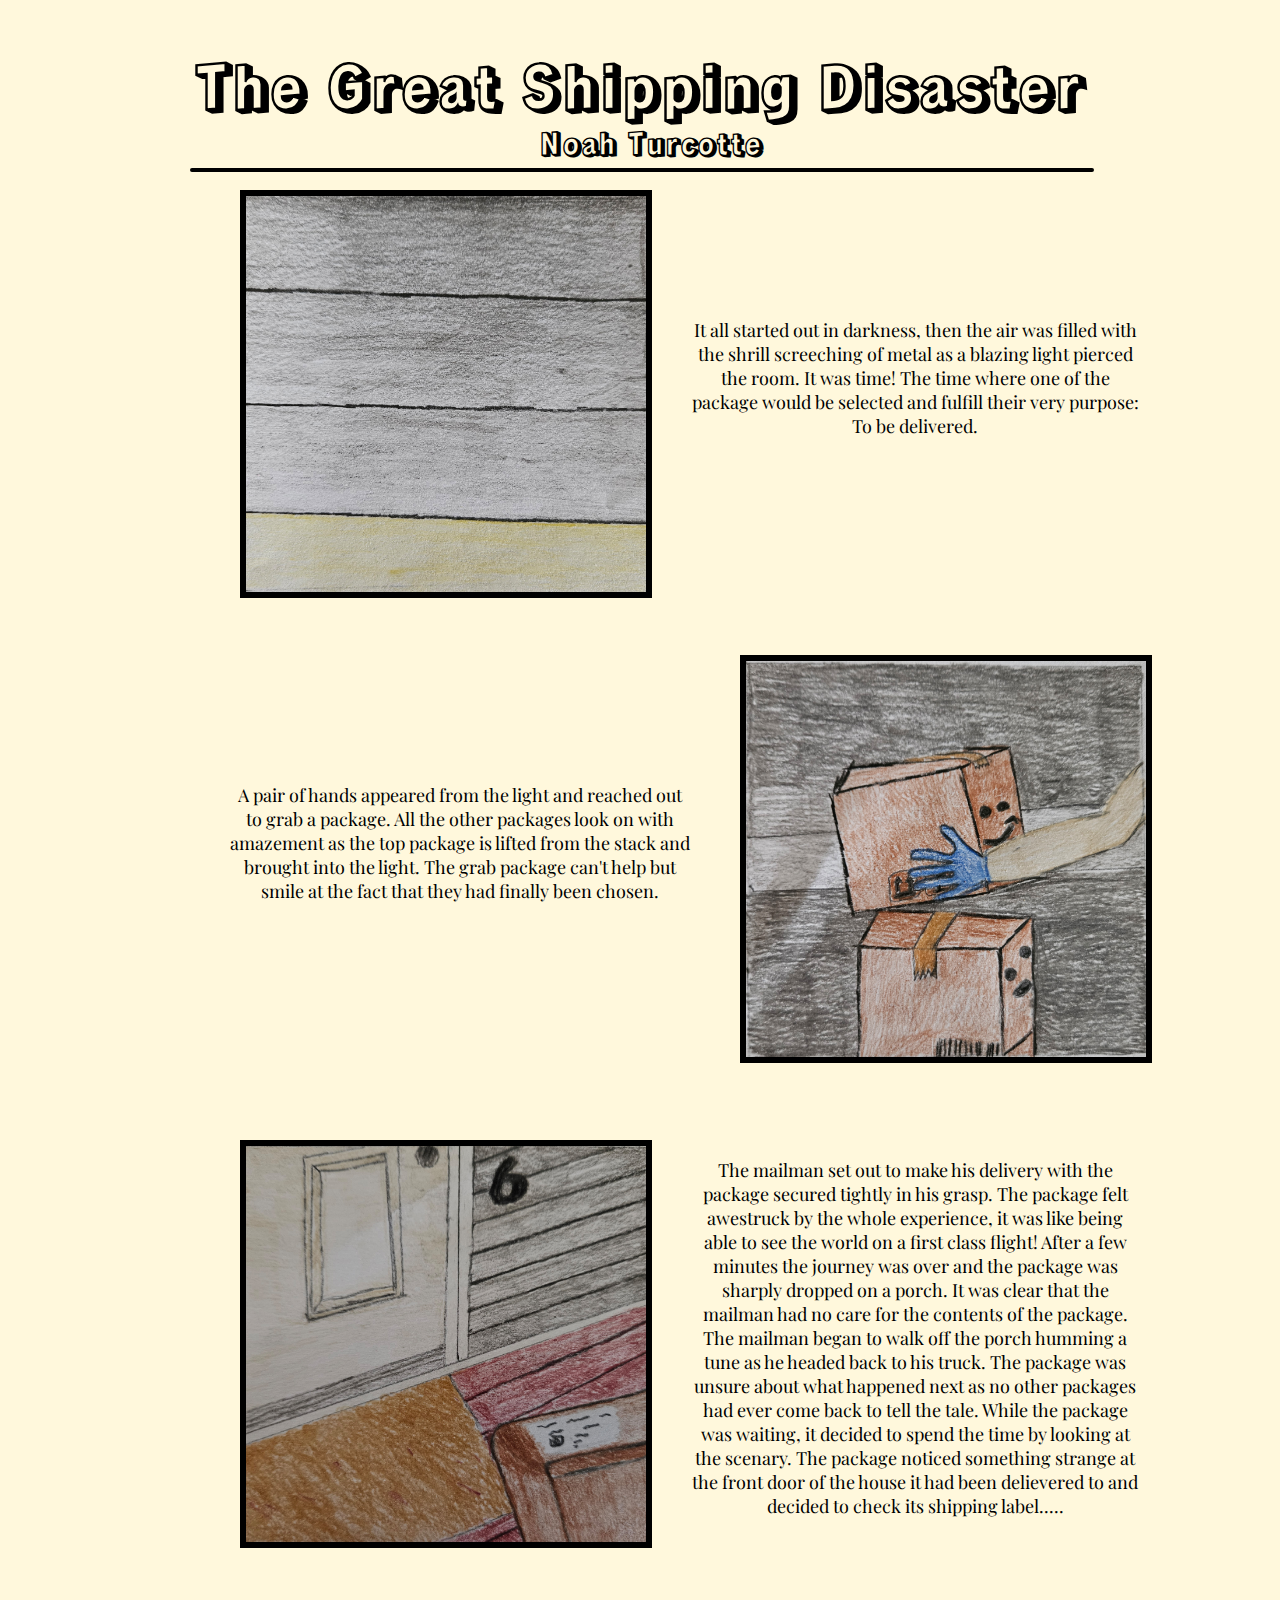
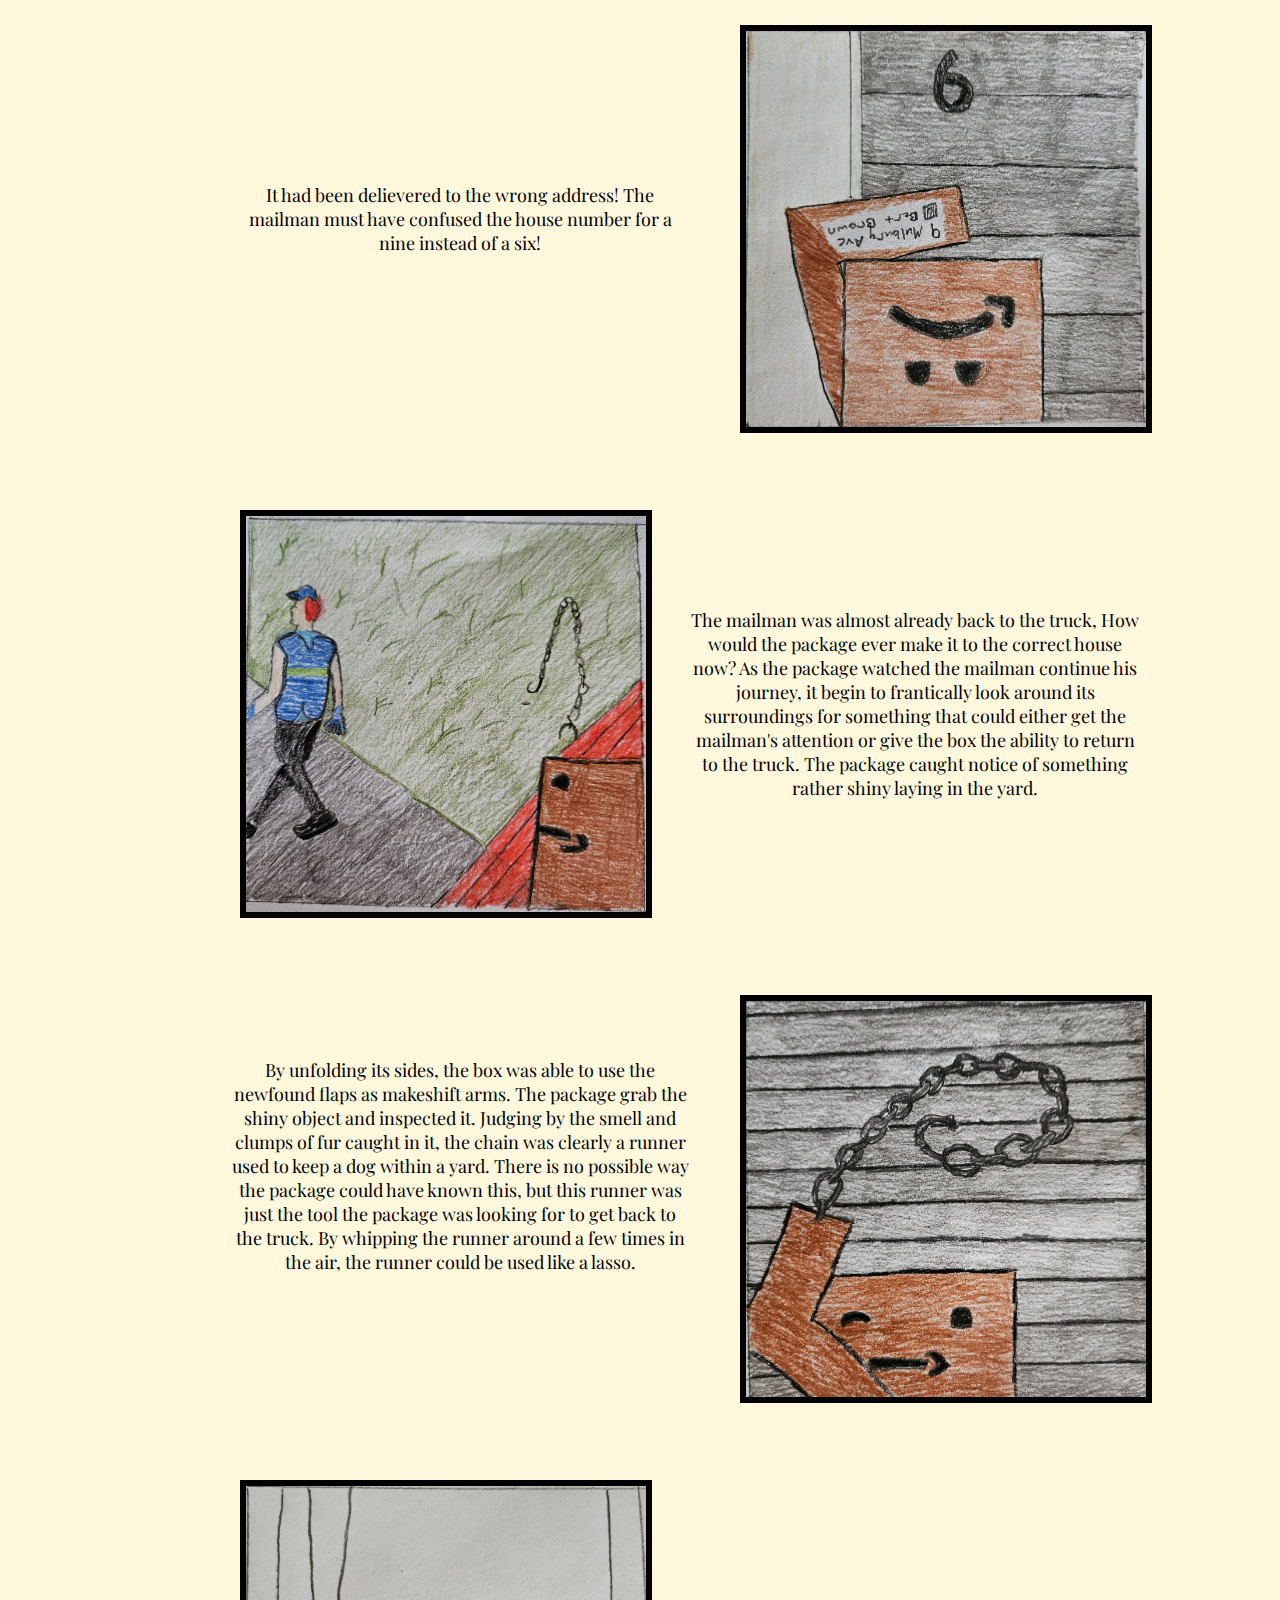
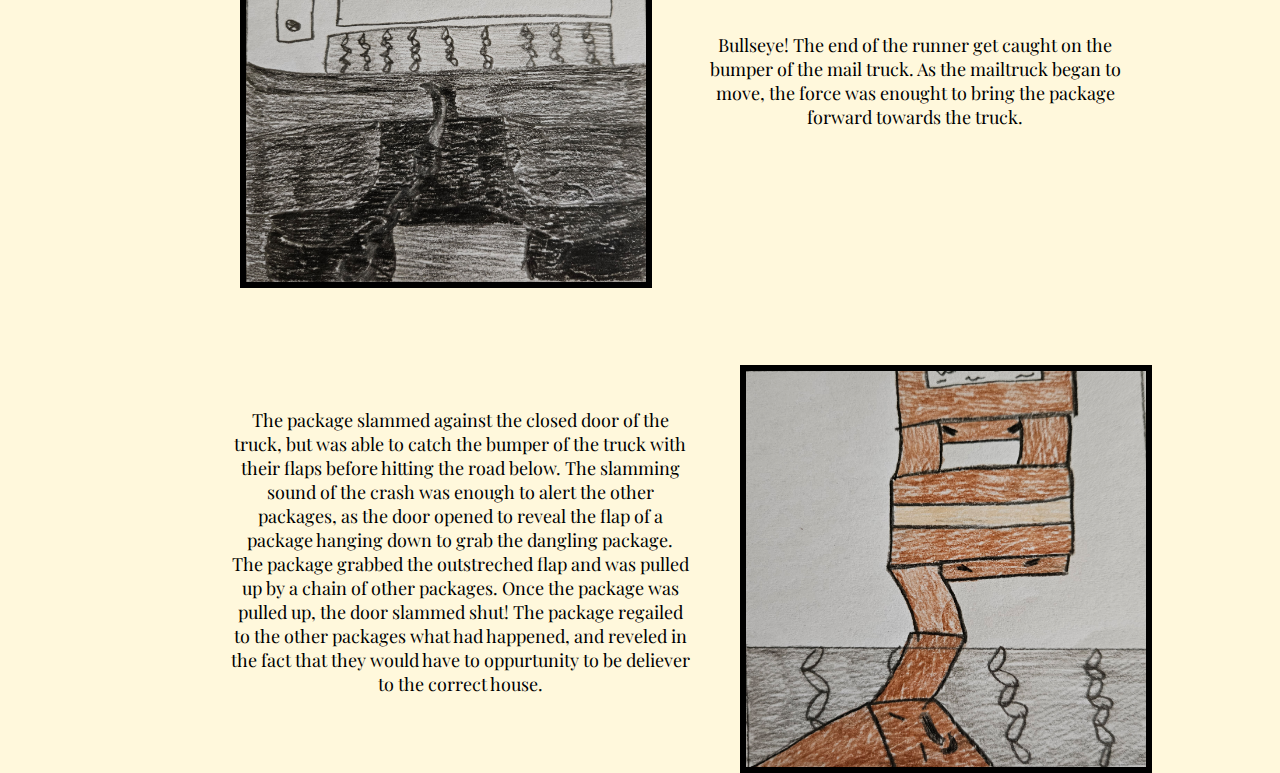
<file: TURCOTTE_372_1/index.html>
<!DOCTYPE html>
<html lang="en">
<head>
<link rel="preconnect" href="https://fonts.googleapis.com">
<link rel="preconnect" href="https://fonts.gstatic.com" crossorigin>
<link href="https://fonts.googleapis.com/css2?family=Rampart+One&display=swap" rel="stylesheet">
<link rel="preconnect" href="https://fonts.googleapis.com">
<link rel="preconnect" href="https://fonts.gstatic.com" crossorigin>
<link href="https://fonts.googleapis.com/css2?family=Playfair+Display:ital,wght@0,500;1,500&display=swap" rel="stylesheet">
<title> The Great Shipping Disaster </title>
<link href ="style.css" rel ="stylesheet" type="text/css" >
</head>
<center>
<body>

<div id="wrapper">
<center>
<h1> The Great Shipping Disaster </h1>
<h2> Noah Turcotte</h2>
<hr>
</center>
<img src = img/box_1.jpg width="400" id = "image1"> 
<center>
<p id = "para1"> It all started out in darkness, then the air was filled with the shrill screeching of metal as a blazing light pierced the room. It was time! The time where one of the package would be selected and fulfill their very purpose: To be delivered. </p>
</center>
<img src = img/box_2.jpg width="400" id ="image2">
<center>
<p id = "para2"> A pair of hands appeared from the light and reached out to grab a package. All the other packages look on with amazement as the top package is lifted from the stack and brought into the light. The grab package can't help but smile at the fact that they had finally been chosen. </p>
</center>
<img src = img/box_3.jpg width ="400" id="image3">
<p id = "para3"> The mailman set out to make his delivery with the package secured tightly in his grasp. The package felt awestruck by the whole experience, it was like being able to see the world on a first class flight! After a few minutes the journey was over and the package was sharply dropped on a porch. It was clear that the mailman had no care for the contents of the package. The mailman began to walk off the porch humming a tune as he headed back to his truck. The package was unsure about what happened next as no other packages had ever come back to tell the tale. While the package was waiting, it decided to spend the time by looking at the scenary. The package noticed something strange at the front door of the house it had been delievered to and decided to check its shipping label.....   </p>
<img src = "img/box_4.jpg" width = "400" id="image4">
<p id = "para4"> It had been delievered to the wrong address! The mailman must have confused the house number for a nine instead of a six! </p>
<img src = "img/box_5.jpg" width ="400" id="image5">
<p id = "para5"> The mailman was almost already back to the truck, How would the package ever make it to the correct house now? As the package watched the mailman continue his journey, it begin to frantically look around its surroundings for something that could either get the mailman's attention or give the box the ability to return to the truck. The package caught notice of something rather shiny laying in the yard.</p>
<img src = "img/box_6.jpg" width="400" id="image6">
<p id = "para6"> By unfolding its sides, the box was able to use the newfound flaps as makeshift arms. The package grab the shiny object and inspected it. Judging by the smell and clumps of fur caught in it, the chain was clearly a runner used to keep a dog within a yard. There is no possible way the package could have known this, but this runner was just the tool the package was looking for to get back to the truck. By whipping the runner around a few times in the air, the runner could be used like a lasso.  </p>
<img src = "img/box_7.jpg" width="400" id="image7">
<p id = "para7"> Bullseye! The end of the runner get caught on the bumper of the mail truck. As the mailtruck began to move, the force was enought to bring the package forward towards the truck. </p>
<img src = "img/box_8.jpg" width="400" id="image8">
<p id = "para8"> The package slammed against the closed door of the truck, but was able to catch the bumper of the truck with their flaps before hitting the road below. The slamming sound of the crash was enough to alert the other packages, as the door opened to reveal the flap of a package hanging down to grab the dangling package. The package grabbed the outstreched flap and was pulled up by a chain of other packages. Once the package was pulled up, the door slammed shut! The package regailed to the other packages what had happened, and reveled in the fact that they would have to oppurtunity to be deliever to the correct house.  </p>
</div>
</center>
</body>
</body>
</html>
</file>
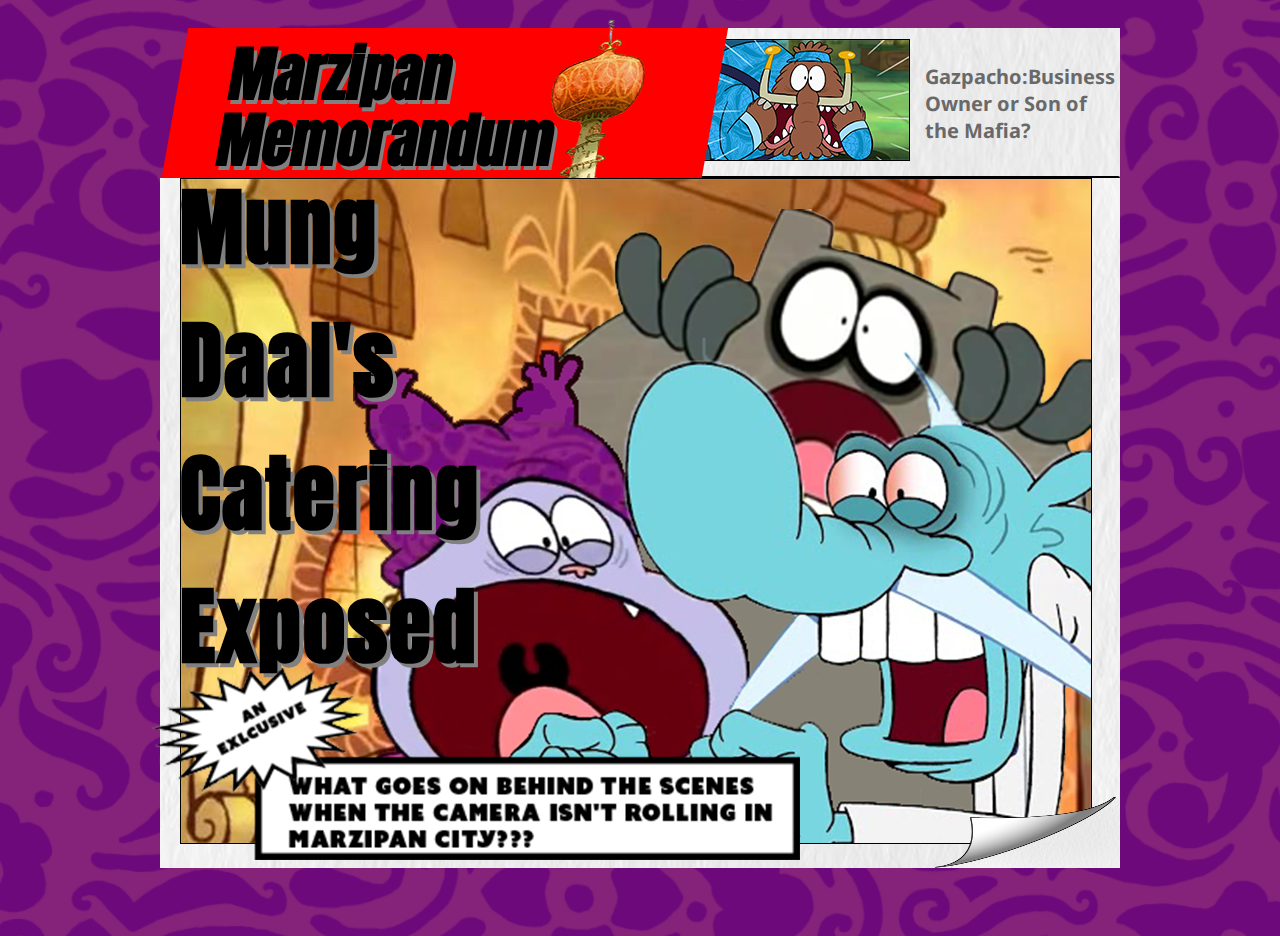
<file: TURCOTTE_372_a2/index.html>
<!DOCTYPE html>
<html lang="en">

<head>
    <meta charset="UFT-8">
    <title> Cartoon Clickbate </title>
    <link href="style.css" rel="stylesheet" type="text/css">
    <link rel="preconnect" href="https://fonts.googleapis.com">
<link rel="preconnect" href="https://fonts.gstatic.com" crossorigin>
<link href="https://fonts.googleapis.com/css2?family=Anton&display=swap" rel="stylesheet">
<link rel="preconnect" href="https://fonts.googleapis.com">
<link rel="preconnect" href="https://fonts.gstatic.com" crossorigin>
<link href="https://fonts.googleapis.com/css2?family=Anton&family=Noto+Sans:ital,wght@0,100..900;1,100..900&display=swap" rel="stylesheet">
</head>

<body>
    <div class="wrapper">

        <div class="subbanner">
            <h2 id="subhead"> Gazpacho:Business Owner or Son of the Mafia?  </h2>
            <img id="G_icon" src = "img/g_scream.png">
            <hr>
        </div>

        <div class="banner">
            <img id="icon" src = "img/Mung_icon.png">
            <h1 id="NewsName">Marzipan</h1>
            <h1 id="NewsName2"> Memorandum</h1>
        </div><!--close banner-->

        <div class="content">
            <img id ="cover" src = "img/Frontpagephoto.png"> 
            <h1 id="Main"> Mung </h1>
            <h1 id="Main"> Daal's </h1>
            <h1 id="Main"> Catering </h1>
            <h1 id="Main"> Exposed </h1>
            <p> What goes on behind the scenes when the camera isn't rolling in Marzipan City??? </p>
            <img id="blurb" src="img/blurb.png">

            <!-- <a href=index.html"><div id="back">
                <h3> Back </h3>
            </div></a>close back -->

            <a href ="page2.html">
                <img id="next" src="img/page_flip.png" alt="page flip">
            </div></a><!--close next-->

        </div><!--close content -->
    </div><!--close wrapper-->
</body>
</html>
</file>
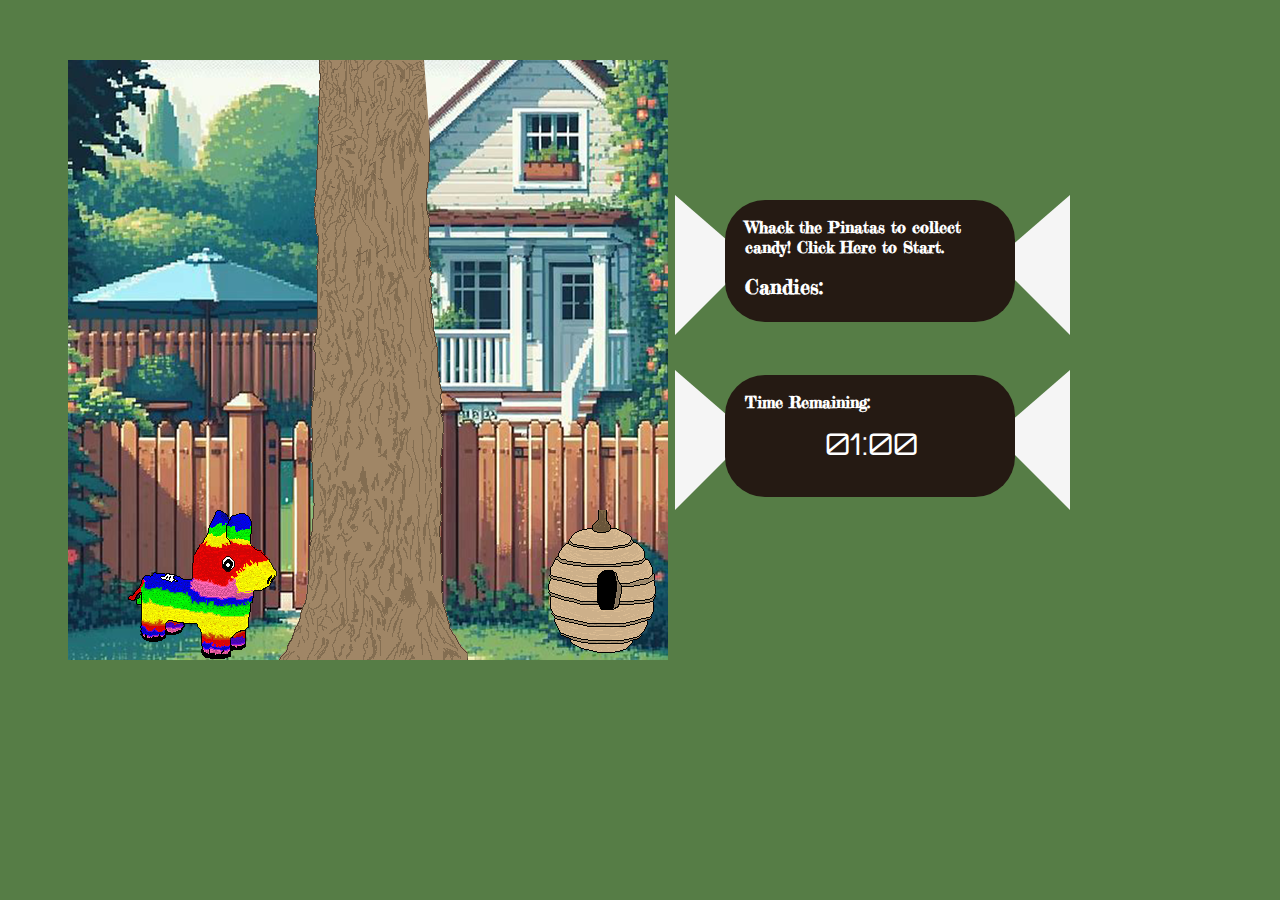
<file: TURCOTTE_a3/index.html>
<!DOCTYPE html>
<html>
<link rel="preconnect" href="https://fonts.googleapis.com">
<link rel="preconnect" href="https://fonts.gstatic.com" crossorigin>
<link href="https://fonts.googleapis.com/css2?family=Orbitron:wght@700&display=swap" rel="stylesheet">
<link rel="preconnect" href="https://fonts.googleapis.com">
<link rel="preconnect" href="https://fonts.gstatic.com" crossorigin>
<link href="https://fonts.googleapis.com/css2?family=Fredericka+the+Great&display=swap" rel="stylesheet">
    <head>
        <title>Pinata Hitter</title>
        <link href="style.css" rel="stylesheet" type="text/css" />
    </head>

    <body>

        <div id="gameboard" onmousedown="document.getElementById('sound').play();">
            <audio id="sound">
                <source src="audio/swing.wav" type="audio/wav">
            </audio>

            <img src="img/L_Pinata.png" id="object1" onmouseover="document.getElementById('sound1').play();"onmousedown="increaseLCounter(this)">
            <audio id="sound1">
                <source src="audio/llama_sound.wav" type="audio/wav">
            </audio>

            <img src="img/C_Pinata.png" id="object2" onmouseover="document.getElementById('sound2').play();"onmousedown="increaseCCounter(this)">
            <audio id="sound2">
                <source src="audio/Arriba.mp3">
            </audio>

            <img src="img/Beehive.png" id="object3" onmouseover="document.getElementById('sound3').play();"onclick="clickCounter()">
            <audio id="sound3">
                <source src="audio/bee_sound.mp3">
            </audio>

            <img src="img/tree.png" id="boxes">


        </div>

        <div id="endScreen">
            `
        </div>

        <div class="arrow-left">

        </div>
        
        <div class="arrow-right">

        </div>

        <div class="arrow-left2">

        </div>

        <div class="arrow-right2">

        </div>
        
        <div class="dot">

        </div>
        

        <div id="score" onmouseover="document.getElementById('sound4').play();" onclick="beginGame(), timer()" >
            <audio id="sound4">
                <source src="audio/soundscape.mp3" type="audio/mp3">
            </audio>
            <h3>Whack the Pinatas to collect candy! Click Here to Start.</h3>
            <h2>Candies:&nbsp;<span id="result"></span></h2>
        </div>

        <div id="Timer">
            <h3>Time Remaining:</h3>
            <p id="timerDisplay">01:00</p>
        </div>


        <div id="endScreen">
            `
        </div>
            

        <script>

            var lClickNumber = 1;
            var cClickNumber = 1;

            // This functions begins the game by setting the point value to 0 and setting the playstates of the objects to running
            function beginGame() {
                localStorage.clear();
                localStorage.points = 0;
                localStorage.sec = 59;
                document.getElementById("result").innerHTML = localStorage.points;
                document.getElementById("object1").style.webkitAnimationPlayState = "running";
                document.getElementById("object2").style.webkitAnimationPlayState = "running";
                document.getElementById("object3").style.webkitAnimationPlayState = "running";
            }
            function clickCounter() {
                localStorage.points = Number(localStorage.points) - 25;
                document.getElementById("result").innerHTML = localStorage.points;
            }
             // This function increase the click counter for the llama object(object1), after two clicks the objects awards 50 points and resets the animation path of the object
            function increaseLCounter(element) {
                if(lClickNumber < 3) {
                    lClickNumber = lClickNumber + 1;
                    document.getElementById('object1').src = "img/L_Damaged.png"
                }
                if(lClickNumber >= 3 ) {
                    lClickNumber = 1;
                    document.getElementById('object1').src = "img/L_Pinata.png"
                    localStorage.points = Number(localStorage.points) + 50;
                    document.getElementById("result").innerHTML = localStorage.points;
                    // changes the animation path, to create the illusion of a reset the animation path is changed to a different path that is exactly the same 
                    if (element) {
                    const currentAnimation = element.style.animationName;
                    element.style.animationName = currentAnimation === 'lpath' ? 'lpath2' : 'lpath'
                }
                }
            }
            // This function increase the click counter for the cactus object(object2), after two clicks the objects awards 25 points and resets the animation path of the object
            function increaseCCounter(element) {
                if(cClickNumber < 3) {
                    cClickNumber = cClickNumber + 1;
                    document.getElementById('object2').src = "img/C_Damage.png"
                }
                if(cClickNumber >= 3 ) {
                    cClickNumber = 1;
                    document.getElementById('object2').src = "img/C_Pinata.png"
                    localStorage.points = Number(localStorage.points) + 25;
                    document.getElementById("result").innerHTML = localStorage.points;
                    // changes the animation path, to create the illusion of a reset the animation path is changed to a different path that is exactly the same 
                    if (element) {
                    const currentAnimation = element.style.animationName;
                    element.style.animationName = currentAnimation === 'cpath' ? 'cpath2' : 'cpath' 
                }
                }
            }
            // Timer function to display the end screen after the varible sec equals 0
            function timer(){
                var sec = 59;
                var timer = setInterval(function(){
                document.getElementById('timerDisplay').innerHTML='00:'+sec;
                sec--;
                if (sec < 0) {
                    clearInterval(timer);
                    gameOver();
                }
                }, 1000);
            }
            // function that enables the end screen
            function gameOver(){
                document.getElementById("endScreen").style.display='block';
            }

        </script>
    </body>

    </html>
</file>
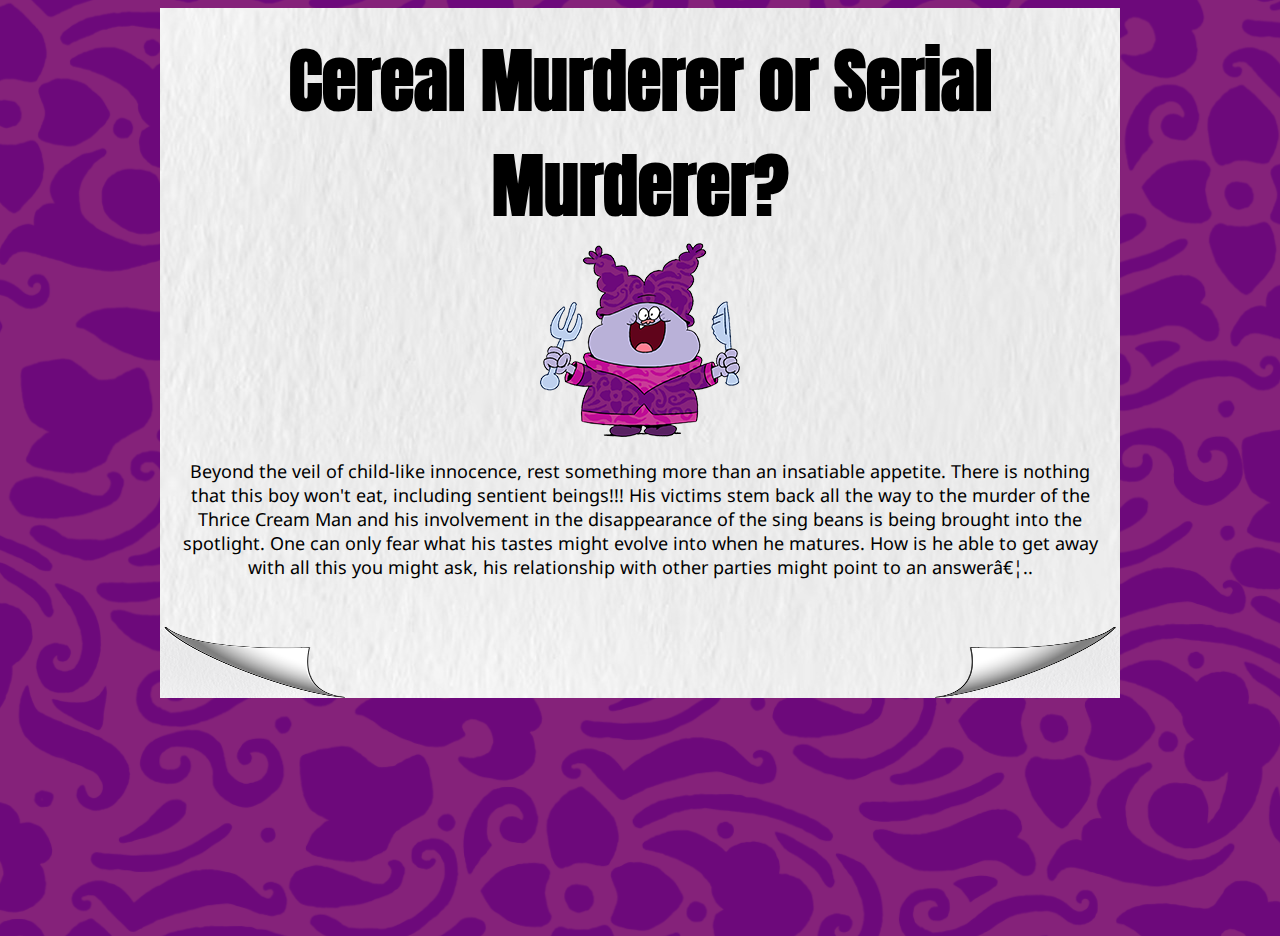
<file: TURCOTTE_372_a2/page2.html>
<!DOCTYPE html>
<html lang="en">

<head>
    <meta charset="UFT-8">
    <title> Cartoon Clickbate </title>
    <link href="style.css" rel="stylesheet" type="text/css">
    <link rel="preconnect" href="https://fonts.googleapis.com">
<link rel="preconnect" href="https://fonts.gstatic.com" crossorigin>
<link href="https://fonts.googleapis.com/css2?family=Anton&display=swap" rel="stylesheet">
<link rel="preconnect" href="https://fonts.googleapis.com">
<link rel="preconnect" href="https://fonts.gstatic.com" crossorigin>
<link href="https://fonts.googleapis.com/css2?family=Anton&family=Noto+Sans:ital,wght@0,100..900;1,100..900&display=swap" rel="stylesheet">
</head>

<body>
    <div class="wrapper">

        <div class="insidepages">
            <center>
            <h1 id="headline">Cereal Murderer or Serial Murderer? </h1>
            </center>
            <center>
            <img src="img/chowda.png">
            </center>
            <center>
            <p>Beyond the veil of child-like innocence, rest something more than an insatiable appetite. There is nothing that this boy won&#39t eat, including sentient beings!!! His victims stem back all the way to the murder of the Thrice Cream Man and his involvement in the disappearance of the sing beans is being brought into the spotlight. One can only fear what his tastes might evolve into when he matures. How is he able to get away with all this you might ask, his relationship with other parties might point to an answer…..
            </p>
            </center>

            <a href="index.html">
            <img id="back" src="img/Back_flip.png" alt="page flip">

            <a href ="page3.html">
            <img id="next" src="img/page_flip.png" alt="page flip">

        </div><!--close content -->
    </div><!--close wrapper-->
</body>
</html>
</file>
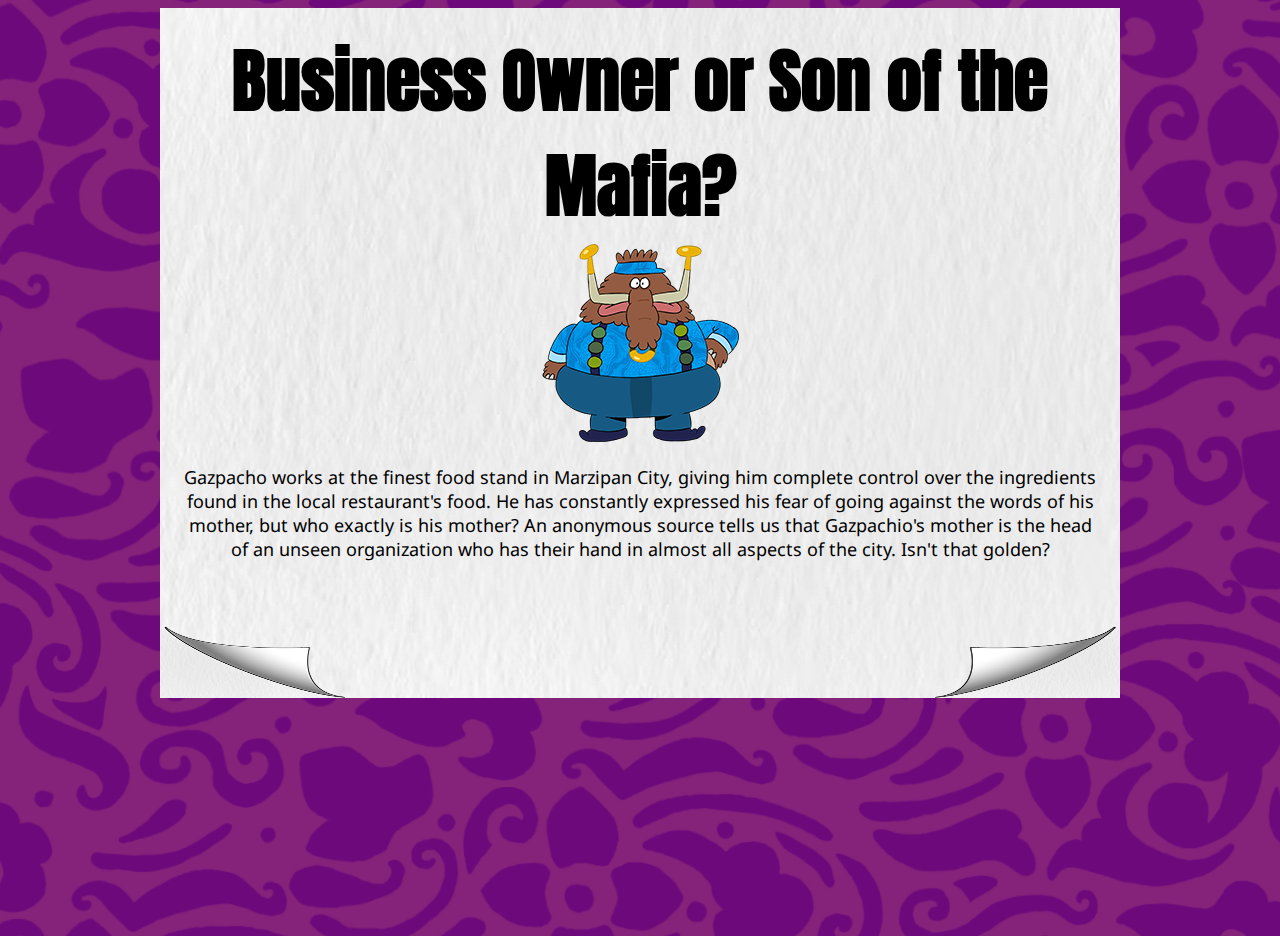
<file: TURCOTTE_372_a2/page3.html>
<!DOCTYPE html>
<html lang="en">

<head>
    <meta charset="UFT-8">
    <title> Cartoon Clickbate </title>
    <link href="style.css" rel="stylesheet" type="text/css">
    <link rel="preconnect" href="https://fonts.googleapis.com">
<link rel="preconnect" href="https://fonts.gstatic.com" crossorigin>
<link href="https://fonts.googleapis.com/css2?family=Anton&display=swap" rel="stylesheet">
<link rel="preconnect" href="https://fonts.googleapis.com">
<link rel="preconnect" href="https://fonts.gstatic.com" crossorigin>
<link href="https://fonts.googleapis.com/css2?family=Anton&family=Noto+Sans:ital,wght@0,100..900;1,100..900&display=swap" rel="stylesheet">
</head>

<body>
    <div class="wrapper">

        <div class="insidepages">
            <center>
            <h1 id="headline">Business Owner or Son of the Mafia? </h1>
            </center>
            <center>
            <img src="img/Gazpacho.png">
            </center>
            <center>
            <p> Gazpacho works at the finest food stand in Marzipan City, giving him complete control over the ingredients found in the local restaurant&#39s food. He has constantly expressed his fear of going against the words of his mother, but who exactly is his mother? An anonymous source tells us that Gazpachio&#39s mother is the head of an unseen organization who has their hand in almost all aspects of the city. Isn&#39t that golden?
            </p>
            </center>
            <a href="page2.html">
                <img id="back" src="img/Back_flip.png" alt="page flip">
    
            <a href ="page4.html">
                <img id="next" src="img/page_flip.png" alt="page flip">

        </div><!--close content -->
    </div><!--close wrapper-->
</body>
</html>
</file>
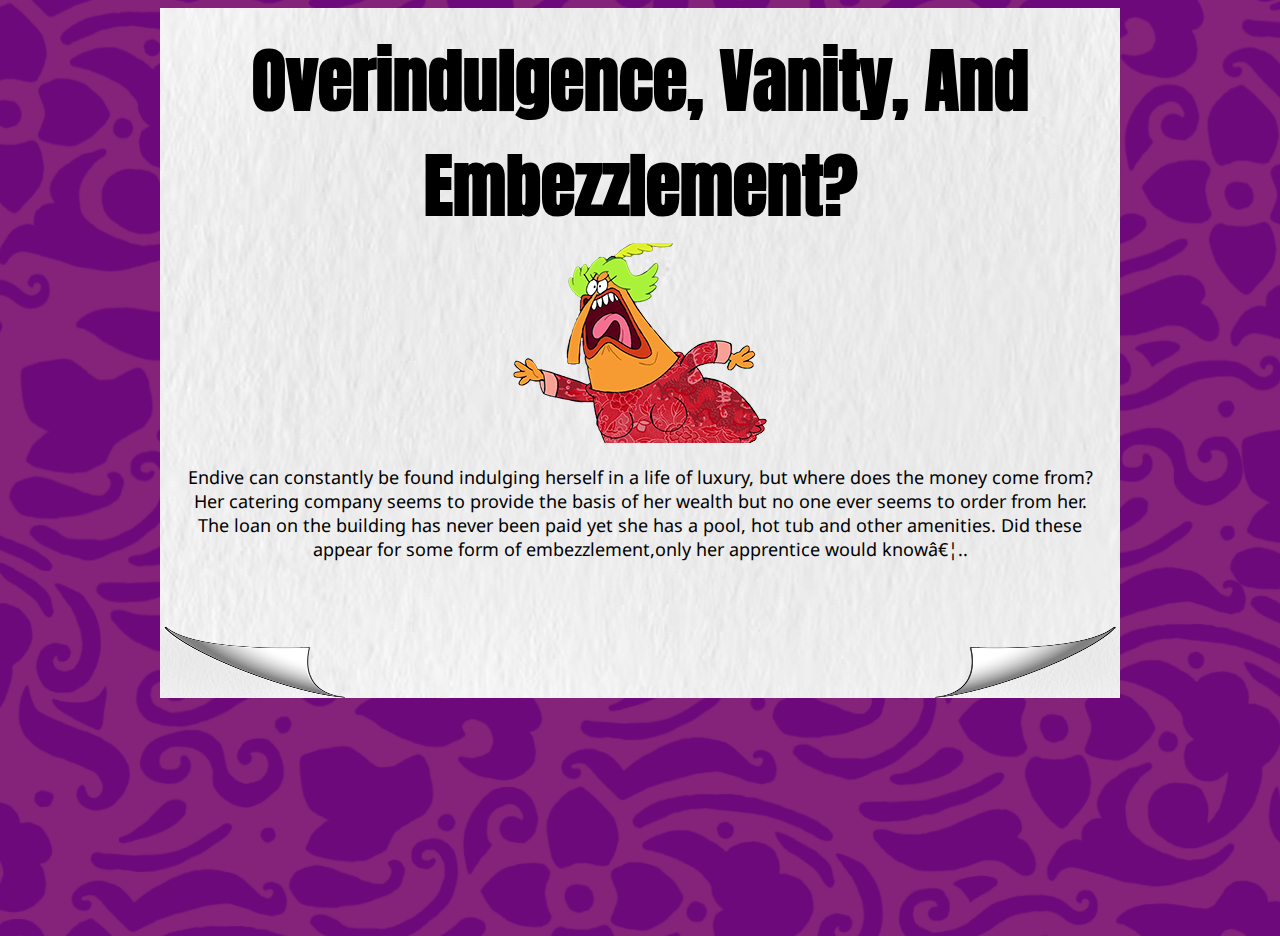
<file: TURCOTTE_372_a2/page4.html>
<!DOCTYPE html>
<html lang="en">

<head>
    <meta charset="UFT-8">
    <title> Cartoon Clickbate </title>
    <link href="style.css" rel="stylesheet" type="text/css">
    <link rel="preconnect" href="https://fonts.googleapis.com">
<link rel="preconnect" href="https://fonts.gstatic.com" crossorigin>
<link href="https://fonts.googleapis.com/css2?family=Anton&display=swap" rel="stylesheet">
<link rel="preconnect" href="https://fonts.googleapis.com">
<link rel="preconnect" href="https://fonts.gstatic.com" crossorigin>
<link href="https://fonts.googleapis.com/css2?family=Anton&family=Noto+Sans:ital,wght@0,100..900;1,100..900&display=swap" rel="stylesheet">
</head>

<body>
    <div class="wrapper">

        <div class="insidepages">
            <center>
            <h1 id="headline">Overindulgence, Vanity, And Embezzlement?</h1>
            </center>
            <center>
            <img src="img/endive.png">
            </center>
            <center>
            <p> Endive can constantly be found indulging herself in a life of luxury, but where does the money come from? Her catering company seems to provide the basis of her wealth but no one ever seems to order from her. The loan on the building has never been paid yet she has a pool, hot tub and other amenities. Did these appear for some form of embezzlement,only her apprentice would know…..
            </p>
            </center>

            <a href="page3.html">
                <img id="back" src="img/Back_flip.png" alt="page flip">

            <a href ="page5.html">
                <img id="next" src="img/page_flip.png" alt="page flip">

        </div><!--close content -->
    </div><!--close wrapper-->
</body>
</html>
</file>
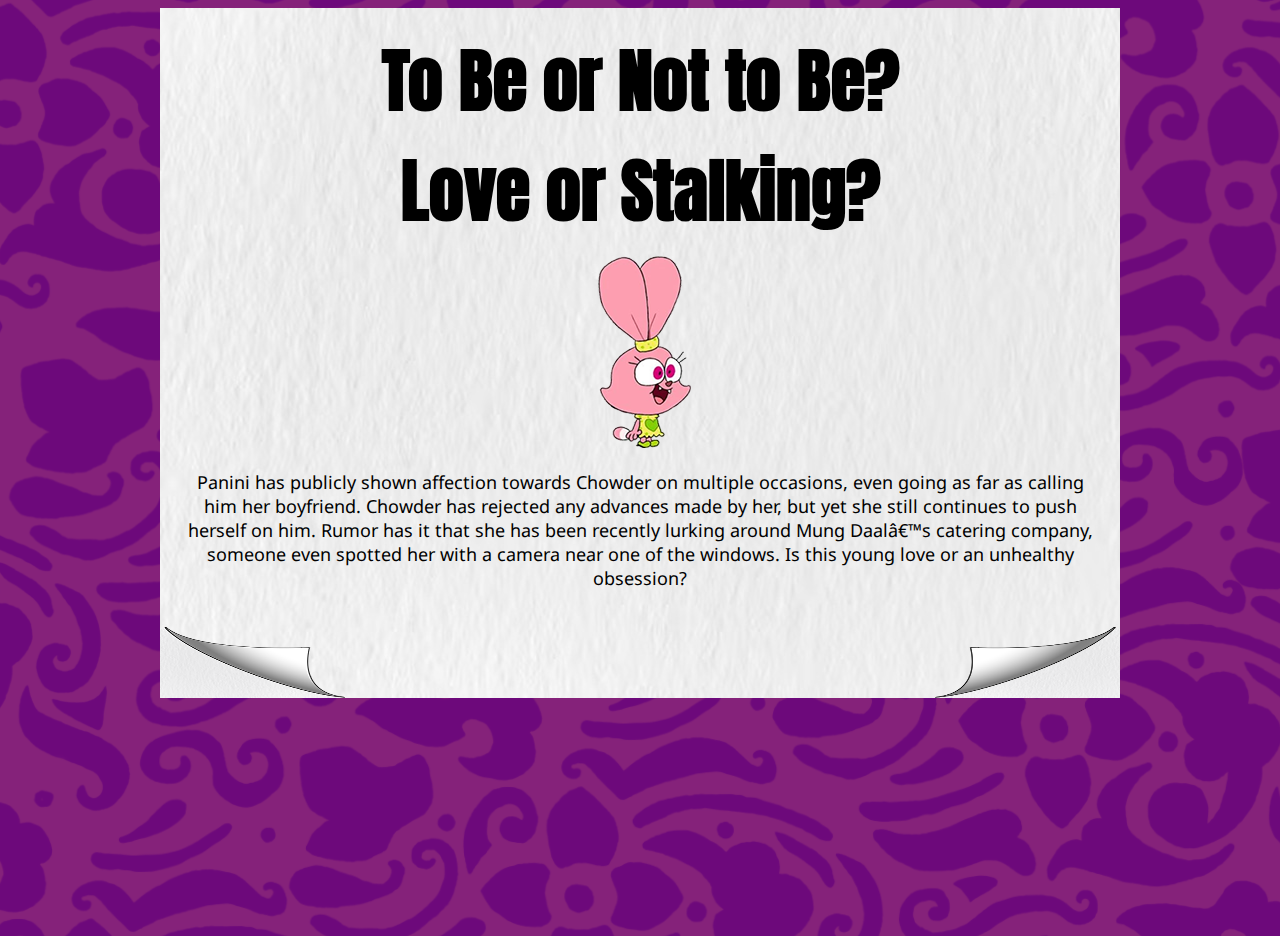
<file: TURCOTTE_372_a2/page5.html>
<!DOCTYPE html>
<html lang="en">

<head>
    <meta charset="UFT-8">
    <title> Cartoon Clickbate </title>
    <link href="style.css" rel="stylesheet" type="text/css">
    <link rel="preconnect" href="https://fonts.googleapis.com">
<link rel="preconnect" href="https://fonts.gstatic.com" crossorigin>
<link href="https://fonts.googleapis.com/css2?family=Anton&display=swap" rel="stylesheet">
<link rel="preconnect" href="https://fonts.googleapis.com">
<link rel="preconnect" href="https://fonts.gstatic.com" crossorigin>
<link href="https://fonts.googleapis.com/css2?family=Anton&family=Noto+Sans:ital,wght@0,100..900;1,100..900&display=swap" rel="stylesheet">
</head>

<body>
    <div class="wrapper">

        <div class="insidepages">
            <center>
            <h1 id="headline">To Be or Not to Be?</h1>
            <h1 id="headline">Love or Stalking?</h1>
            </center>
            <center>
            <img src="img/Panini.png">
            </center>
            <center>
            <p> Panini has publicly shown affection towards Chowder on multiple occasions, even going as far as calling him her boyfriend. Chowder has rejected any advances made by her, but yet she still continues to push herself on him. Rumor has it that she has been recently lurking around Mung Daal’s catering company, someone even spotted her with a camera near one of the windows. Is this young love or an unhealthy obsession?
            </p>
            </center> 

            <a href="page4.html">
                <img id="back" src="img/Back_flip.png" alt="page flip">

            <a href ="page6.html">
                <img id="next" src="img/page_flip.png" alt="page flip">

        </div><!--close content -->
    </div><!--close wrapper-->
</body>
</html>
</file>
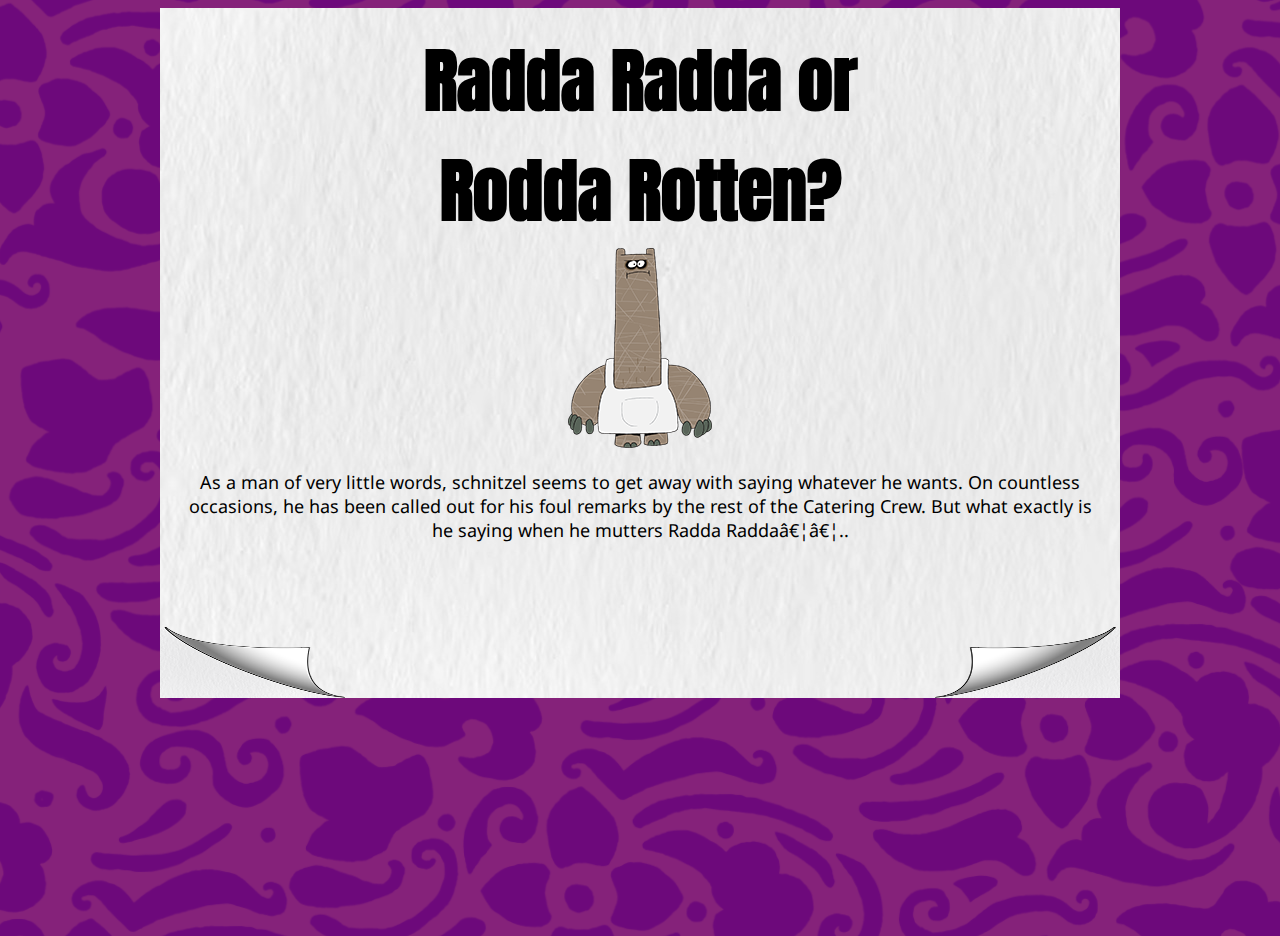
<file: TURCOTTE_372_a2/page6.html>
<!DOCTYPE html>
<html lang="en">

<head>
    <meta charset="UFT-8">
    <title> Cartoon Clickbate </title>
    <link href="style.css" rel="stylesheet" type="text/css">
    <link rel="preconnect" href="https://fonts.googleapis.com">
<link rel="preconnect" href="https://fonts.gstatic.com" crossorigin>
<link href="https://fonts.googleapis.com/css2?family=Anton&display=swap" rel="stylesheet">
<link rel="preconnect" href="https://fonts.googleapis.com">
<link rel="preconnect" href="https://fonts.gstatic.com" crossorigin>
<link href="https://fonts.googleapis.com/css2?family=Anton&family=Noto+Sans:ital,wght@0,100..900;1,100..900&display=swap" rel="stylesheet">
</head>

<body>
    <div class="wrapper">

        <div class="insidepages">
            <center>
            <h1 id="headline">Radda Radda or</h1>
            <h1 id="headline">Rodda Rotten?</h1>
            </center>
            <center>
            <img src="img/Shnitzel.png">
            </center>
            <center>
            <p> As a man of very little words, schnitzel seems to get away with saying whatever he wants. On countless occasions, he has been called out for his foul remarks by the rest of the Catering Crew. But what exactly is he saying when he mutters Radda Radda……..
            </p>
            </center>

            <a href="page5.html">
                <img id="back" src="img/Back_flip.png" alt="page flip">

            <a href ="page7.html">
                <img id="next" src="img/page_flip.png" alt="page flip">

        </div><!--close content -->
    </div><!--close wrapper-->
</body>
</html>
</file>
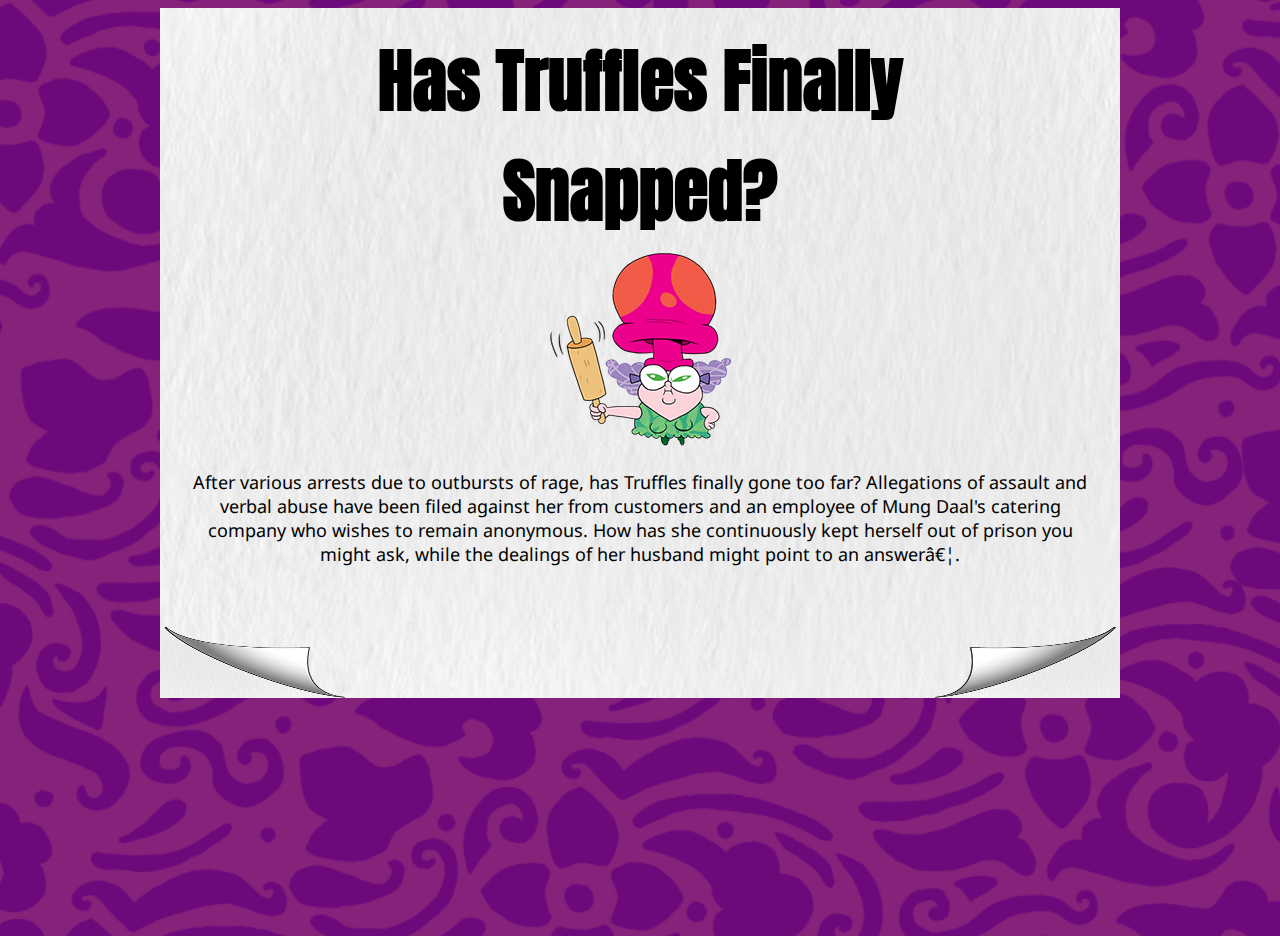
<file: TURCOTTE_372_a2/page7.html>
<!DOCTYPE html>
<html lang="en">

<head>
    <meta charset="UFT-8">
    <title> Cartoon Clickbate </title>
    <link href="style.css" rel="stylesheet" type="text/css">
    <link rel="preconnect" href="https://fonts.googleapis.com">
<link rel="preconnect" href="https://fonts.gstatic.com" crossorigin>
<link href="https://fonts.googleapis.com/css2?family=Anton&display=swap" rel="stylesheet">
<link rel="preconnect" href="https://fonts.googleapis.com">
<link rel="preconnect" href="https://fonts.gstatic.com" crossorigin>
<link href="https://fonts.googleapis.com/css2?family=Anton&family=Noto+Sans:ital,wght@0,100..900;1,100..900&display=swap" rel="stylesheet">
</head>

<body>
    <div class="wrapper">

        <div class="insidepages">
            <center>
            <h1 id="headline">Has Truffles Finally </h1>
            <h1 id="headline">Snapped?</h1>
            </center>
            <center>
            <img src="img/Truffles.png">
            </center>
            <center>
            <p> After various arrests due to outbursts of rage, has Truffles finally gone too far? Allegations of assault and verbal abuse have been filed against her from customers and an employee of Mung Daal&#39s catering company who wishes to remain anonymous. How has she continuously kept herself out of prison you might ask, while the dealings of her husband might point to an answer….
            </p>
            </center> 

            <a href="page6.html">
                <img id="back" src="img/Back_flip.png" alt="page flip">

            <a href ="page8.html">
                <img id="next" src="img/page_flip.png" alt="page flip">

        </div><!--close content -->
    </div><!--close wrapper-->
</body>
</html>
</file>
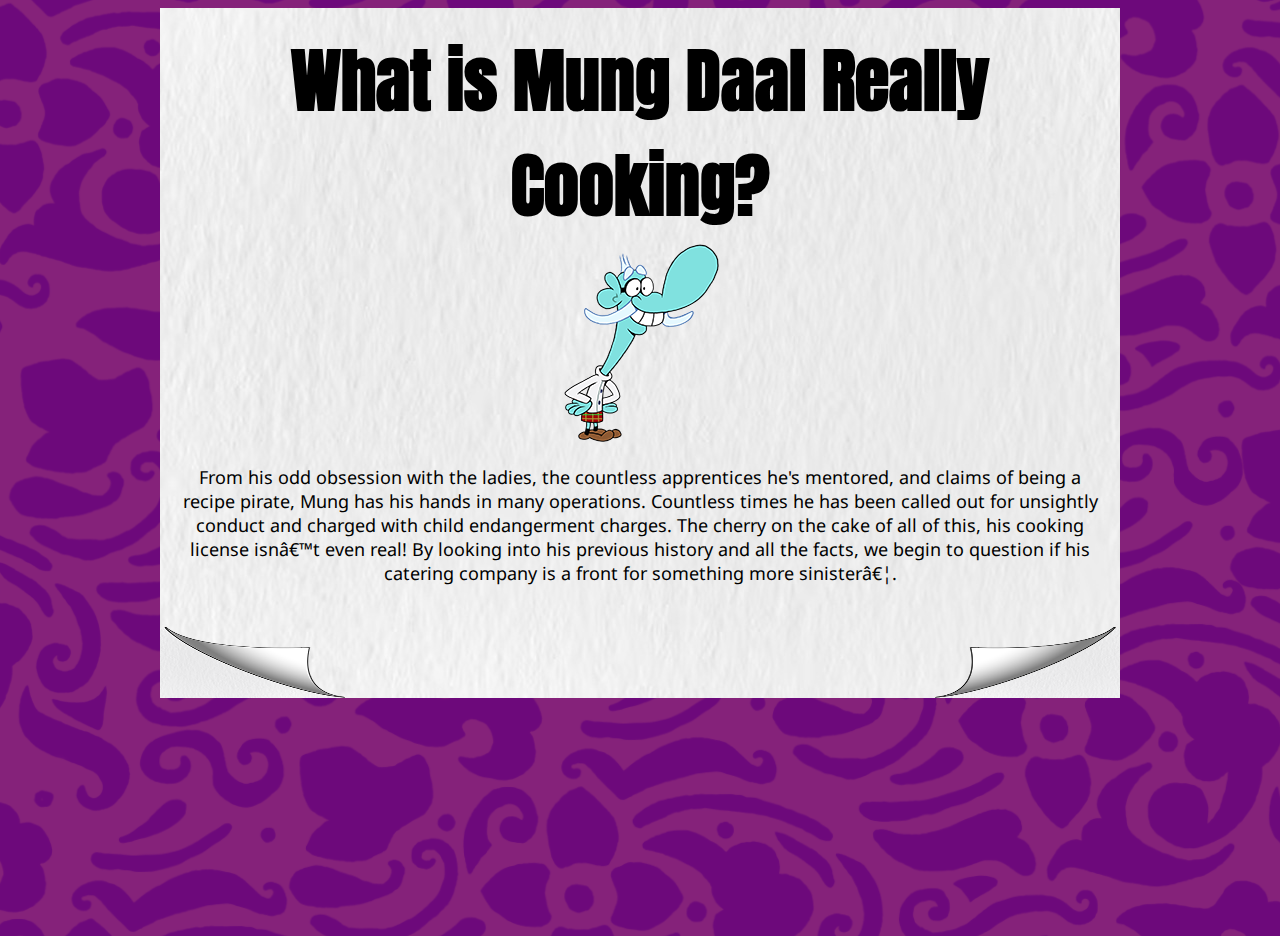
<file: TURCOTTE_372_a2/page8.html>
<!DOCTYPE html>
<html lang="en">

<head>
    <meta charset="UFT-8">
    <title> Cartoon Clickbate </title>
    <link href="style.css" rel="stylesheet" type="text/css">
    <link rel="preconnect" href="https://fonts.googleapis.com">
<link rel="preconnect" href="https://fonts.gstatic.com" crossorigin>
<link href="https://fonts.googleapis.com/css2?family=Anton&display=swap" rel="stylesheet">
<link rel="preconnect" href="https://fonts.googleapis.com">
<link rel="preconnect" href="https://fonts.gstatic.com" crossorigin>
<link href="https://fonts.googleapis.com/css2?family=Anton&family=Noto+Sans:ital,wght@0,100..900;1,100..900&display=swap" rel="stylesheet">
</head>

<body>
    <div class="wrapper">

        <div class="insidepages">
            <center>
            <h1 id="headline"> What is Mung Daal Really Cooking?</h1>
            </center>
            <center>
            <img src="img/mungdaal.png">
            </center>
            <center>
            <p> From his odd obsession with the ladies, the countless apprentices he&#39s mentored, and claims of being a recipe pirate, Mung has his hands in many operations. Countless times he has been called out for unsightly conduct and charged with child endangerment charges. The cherry on the cake of all of this, his cooking license isn’t even real! By looking into his previous history and all the facts, we begin to question if his catering company is a front for something more sinister….
            </p>
            </center> 
            <a href="page7.html">
                <img id="back" src="img/Back_flip.png" alt="page flip">

            <a href ="index.html">
                <img id="next" src="img/page_flip.png" alt="page flip">

        </div><!--close content -->
    </div><!--close wrapper-->
</body>
</html>
</file>
<file: TURCOTTE_372_1/style.css>
h1 {
    font-family: "Rampart One", sans-serif;
    font-size: 60px;
    color:black;
}
h2 {
    font-family: "Rampart One", sans-serif;
    font-size: 30px;
    color:black;
    position: absolute;
    top: 55px;
    left: 400px;
}
hr {
    position:absolute;
    border: 3px solid black;
    border-width: 2px;
    border-radius: 30px;
    width: 90%;
    margin-bottom: 30px;
    top: 120px;
    left: 50px;
}
#wrapper {
    width:1000px;
    height:auto;
    position:relative;
}
body {
    background-color:cornsilk;
}
p {
    font-family: "Playfair Display", serif;
    font-size: 18px;
}
#image1 {
    position:absolute;
    border: 6px solid black;
    top:150px;
    left:100px;
}
#para1 {
    position:absolute;
    top:260px;
    left:550px;
}
#image2 {
    position:absolute;
    border: 6px solid black;
    top: 615px;
    left: 600px; 
}
#para2 {
    position:absolute;
    top:725px;
    right:450px;
    left: 90px;
}
#image3 {
    position: absolute;
    border: 6px solid black;
    top:1100px;
    left:100px;
}
#para3 {
    position:absolute;
    top:1100px;
    left:550px;
}
#image4 {
    position: absolute;
    border: 6px solid black;
    top:1585px;
    left:600px;
}
#para4 {
    position:absolute;
    top:1725px;
    right:450px;
    left: 90px;
}
#image5 {
    position: absolute;
    border: 6px solid black;
    top:2070px;
    left:100px;
}
#para5 {
    position:absolute;
    top:2150px;
    left:550px;
}
#image6 {
    position: absolute;
    border: 6px solid black;
    top:2555px;
    left:600px;
}
#para6 {
    position:absolute;
    top:2600px;
    right:450px;
    left: 90px;
}
#image7 {
    position: absolute;
    border: 6px solid black;
    top:3040px;
    left:100px;
}
#para7 {
    position:absolute;
    top:3175px;
    left:550px;
}
#image8 {
    position: absolute;
    border: 6px solid black;
    top:3525px;
    left:600px;
}
#para8 {
    position:absolute;
    top:3550px;
    right:450px;
    left: 90px;
}
</file>
<file: TURCOTTE_372_a2/style.css>
body {
    background-image: url("img/Chowder_background.png");
    background-color: purple;
}

.wrapper {
    /* background-color: slategray; */
    width: 1000px;
    height: 900px;
    border: 0px black solid;
    border-radius: 0px;
    padding: 10px;
    margin-left: auto;
    margin-right: auto;
    position: relative;
}

.banner {
    background-color: red;
    width: 500px;
    height: 120px;
    border: 0px black solid;
    border-radius: 0px;
    padding: 20px;
    margin: 20px 20px 0px 33.5px;
    position: absolute;
    top:0px;
    transform: skew(-10deg);
}

#icon {
    position:absolute;
    top:-10px;
    left:375px;
}

#NewsName {
    position:relative;
    font-size:60px;
    top:-20px;
    margin-left: 30px;
    text-shadow: 4px 4px grey;
}
#NewsName2 {
    position:relative;
    font-size:60px;
    top:-50px;
    margin-left: 30px;
    text-shadow: 4px 4px grey;
}

.subbanner{
    background-color: white;
    background-image: url("img/paper_background.png");
    width: 380px;
    height: 120px;
    border: 0px black solid;
    border-radius: 0px;
    padding: 20px;
    margin: 20px;
    position: absolute;
    top:0px;
    left: 550px;
}

#subhead{
    position: relative;
    top:10px;
    left:200px;
    font-size:20px;
    max-width:175px;
}

#G_icon{
    position:relative;
    top: -100px;
    left: -25px;
    border: 1px black solid;

}


.content {
    background-image: url("img/paper_background.png") ;
    width: 920px;
    height: 650px;
    border: 0px black solid;
    border-radius: 0px;
    padding: 20px;
    margin: 0px 20px 20px 20px;
    position: absolute;
    top: 170px;
    left: 10px;
}

.insidepages {
    background-image: url("img/paper_background.jpg") ;
    width: 920px;
    height: 650px;
    border: 0px black solid;
    border-radius: 0px;
    padding: 20px;
    margin: 0px 20px 20px 20px;
    position: absolute;
    top: 0px;
    left: 10px;
}

#back {
    position: absolute;
    top: 590px;
    left: -20px;
    /* background-color: black; */
    width: 200px;
    height: 80px;
    border: 0px white solid;
    border-radius: 0px;
    padding: 10px;
    margin: 10px;
    transition: .3s;
}

#back:hover {
    filter: drop-shadow(0px 0px 50px yellow);
}

#next {
    position: absolute;
    top: 590px;
    right: -20px;
    /* background-color: black; */
    width: 200px;
    height: 80px;
    border: 0px white solid;
    border-radius: 0px;
    padding: 10px;
    margin: 10px;
    transition: .3s;
}

#next:hover {
    filter: drop-shadow(0px 0px 50px yellow);
}

.pic {
    height: 300px;
    transition: .5s;
    display:block;
    margin: 0 auto;
}

#blurb{
    position: absolute;
    top: 490px;
    left:-10px;
}


.textblurb{
    height: 300px;
    transition: .5;
    display:block;
    margin: 0 auto;
}

h1 {
    font-family: "Anton", arial , sans-serif;
    color: black;
    font-size: 70px;
    margin: 0px;
    padding-bottom:5px;
}

#Main{
    position:relative;
    top:-35px;
    left:0px;
    letter-spacing: 2px;
    font-size: 85px;
    color:black;
    text-shadow: 4px 4px grey;
}

#recantagle{
    position: absolute;
}

h2 {
    font-family: "Noto Sans", arial, sans-serif;
    color: dimgrey;
    font-size: 30px;
    margin: 5px;
}

h3 {
    font-family: helvetica, arial, sans-serif;
    color: white;
    font-size: 40px;
    margin-top: 30px;
    text-align: center;
}

p {
    font-family: "Noto Sans", arial, sans-serif;
    color: black;
    font-size: 18px;
}

hr{
    position:absolute;
    border: 4px solid black;
    border-width: 2px;
    border-radius: 30px;
    width: 99%;
    margin-bottom: 30px;
    top: 140px;
    left: 0px;
}

#cover {
    position: absolute;
    top: 0px;
    border: 1px black solid;
}
</file>
<file: TURCOTTE_a3/style.css>
body{
    background-color:rgb(86, 125, 70);
}
h2{
    font-family: "Fredericka the Great",serif;
    font-size: 20px;
}
h3{
    font-family: "Fredericka the Great",serif;
    font-size: 16px;
}

#gameboard {
    height: 600px;
    width: 600px;
    margin: 60px;
    overflow: hidden;
    position: relative;
    cursor: url('img/BaseBallpointer.png'), crosshair;
    background-image: url('img/Background.png');
}

#gameboard:active {
    cursor: url(), crosshair;
}

#object1 {
    position: absolute;
    transition: 1s;
    left: 60px;
    top: 450px;
    transition: 1s;
    animation-name: lpath;
    animation-duration: 4s;
    animation-play-state: paused;
    animation-iteration-count:infinite;
}

#object1:hover {
    opacity:.05;
}

#object2{
    position: absolute;
    transition: 1s;
    left: 270px;
    top: 450px;
    transition: 1s;
    animation-name: cpath;
    animation-duration: 5s;
    animation-play-state: paused;
    animation-iteration-count:infinite;
}

#object2:hover {
    opacity:.2;
}

#object3 {
    position: absolute;
    transition: 1s;
    left: 480px;
    top: 450px;
    transition: 1s;
    animation-name: bpath;
    animation-duration: 6s;
    animation-play-state: paused;
    animation-iteration-count:infinite;
}

#object3:hover {
    opacity:.2;
}

#boxes {
    position: absolute;
    width: 200px;
    left: 200px;
    top: 0px;
    clip-path: polygon(20% 0%, 78% 0, 100% 100%, 0% 100%);
}

#score {
    height:120px;
    width:250px;
    position:fixed;
    top: 200px;
    left: 725px;
    padding: 1px 20px;
    color: white;
    font-size:1em;
    background-color: rgb(37, 26, 19);
    border-radius: 40px;
    font-family: helvetica;
}
.arrow-left {
    width: 0; 
    height: 0; 
    position: fixed;
    top: 195px;
    left:995px;
    border-top: 65px solid transparent;
    border-bottom: 75px solid transparent; 
    
    border-right:75px solid whitesmoke; 
}

.arrow-right {
    width: 0; 
    height: 0;
    position: fixed;
    top: 195px;
    left: 675px;
    border-top: 65px solid transparent;
    border-bottom: 75px solid transparent;
    
    border-left: 75px solid whitesmoke;
}

.arrow-left2 {
    width: 0; 
    height: 0; 
    position: fixed;
    top: 370px;
    left:995px;
    border-top: 65px solid transparent;
    border-bottom: 75px solid transparent; 
    
    border-right:75px solid whitesmoke; 
}

.arrow-right2 {
    width: 0; 
    height: 0;
    position: fixed;
    top: 370px;
    left: 675px;
    border-top: 65px solid transparent;
    border-bottom: 75px solid transparent;
    
    border-left: 75px solid whitesmoke;
}


#Timer {
    height: 120px;
    width: 250px;
    position: absolute;
    left: 725px;
    top: 375px;
    padding: 1px 20px;
    color: white;
    font-size:1em;
    background-color: rgb(37, 26, 19);
    border-radius: 40px;
    font-family: helvetica;
}


#timerDisplay{
    font-family: "Orbitron", ariel, sans-serif;
    font-size: 30px;
    position: absolute;
    left: 100px;
    top: 20px;
}

#endScreen {
  background-image: url('img/endscreen.png');
  width: 600px;
  height: 600px;
  top: 60px;
  left: 68px;
  position: absolute;
  display: none;
}

#pauseScreen {
    background-image: url('img/endscreen.png');
    width: 600px;
    height: 600px;
    top: 60px;
    left: 68px;
    position: absolute;
    display: none;
}

@keyframes lpath {
    0% {margin-left: 175px; margin-top: 10px;}
    10% {margin-top: -120px;}
    20% {margin-top: -120px;}
    30% {margin-top: -240px; margin-left: 25px;}
    40% {margin-top: -360px; margin-left: 50px;}
    50% {margin-top: -360px; margin-left: 175px;}
    60% {margin-top: -120px;}
    70% {margin-top: -60px;}
    80% {margin-top:-60px;}
    90% {margin-top: 0px;}
    100% {margin-left: 175px; margin-top: 10px;}
}

@keyframes lpath2 {
    0% {margin-left: 175px; margin-top: 10px;}
    10% {margin-top: -120px;}
    20% {margin-top: -120px;}
    30% {margin-top: -240px; margin-left: 25px;}
    40% {margin-top: -360px; margin-left: 50px;}
    50% {margin-top: -360px; margin-left: 175px;}
    60% {margin-top: -120px;}
    70% {margin-top: -60px;}
    80% {margin-top:-60px;}
    90% {margin-top: 0px;}
    100% {margin-left: 175px; margin-top: 10px;}
}

@keyframes cpath {
    0% {margin-left: -5px; margin-top: -300px;}
    10% {margin-left: -270px;}
    20% {margin-top: -120px;}
    30% {margin-top: -240px; margin-left: 25px;}
    40% {margin-top: -300px; margin-left: -5px;}
    50% {margin-top: -100px; margin-left: 175px;}
    60% {margin-top: -200px; margin-left: 150px;}
    70% {margin-top: -250px; margin-left: 200px;}
    80% {margin-top:-350px; margin-left: 175px;}
    90% {margin-top: 0px;}
    100% {margin-left: -5px; margin-top: 300px;}
}

@keyframes cpath2 {
    0% {margin-left: -5px; margin-top: -300px;}
    10% {margin-left: -300px;}
    20% {margin-top: -120px;}
    30% {margin-top: -240px; margin-left: 25px;}
    40% {margin-top: -300px; margin-left: -5px;}
    50% {margin-top: -100px; margin-left: 175px;}
    60% {margin-top: -200px; margin-left: 150px;}
    70% {margin-top: -250px; margin-left: 200px;}
    80% {margin-top:-350px; margin-left: 175px;}
    90% {margin-top: 0px;}
    100% {margin-left: -5px; margin-top: 300px;}
}

@keyframes bpath {
    0% {margin-left: -225px; margin-top: -400px;}
    10% {margin-left: -450px;}
    20% {margin-top: -500px;}
    30% {margin-left: 25px;}
    40% {margin-top: -450px; margin-left: -350px;}
    50% {margin-top: -400px; margin-left: 10px;}
    60% {margin-top: -300px; margin-left: -325px;}
    70% {margin-top: -250px; margin-left: -300px;}
    80% {margin-top:-150px; margin-left: 20px;}
    90% {margin-top: -10px; margin-left: 15px;}
    100% {margin-left: -255px; margin-top: -400px;}
}
</file>
